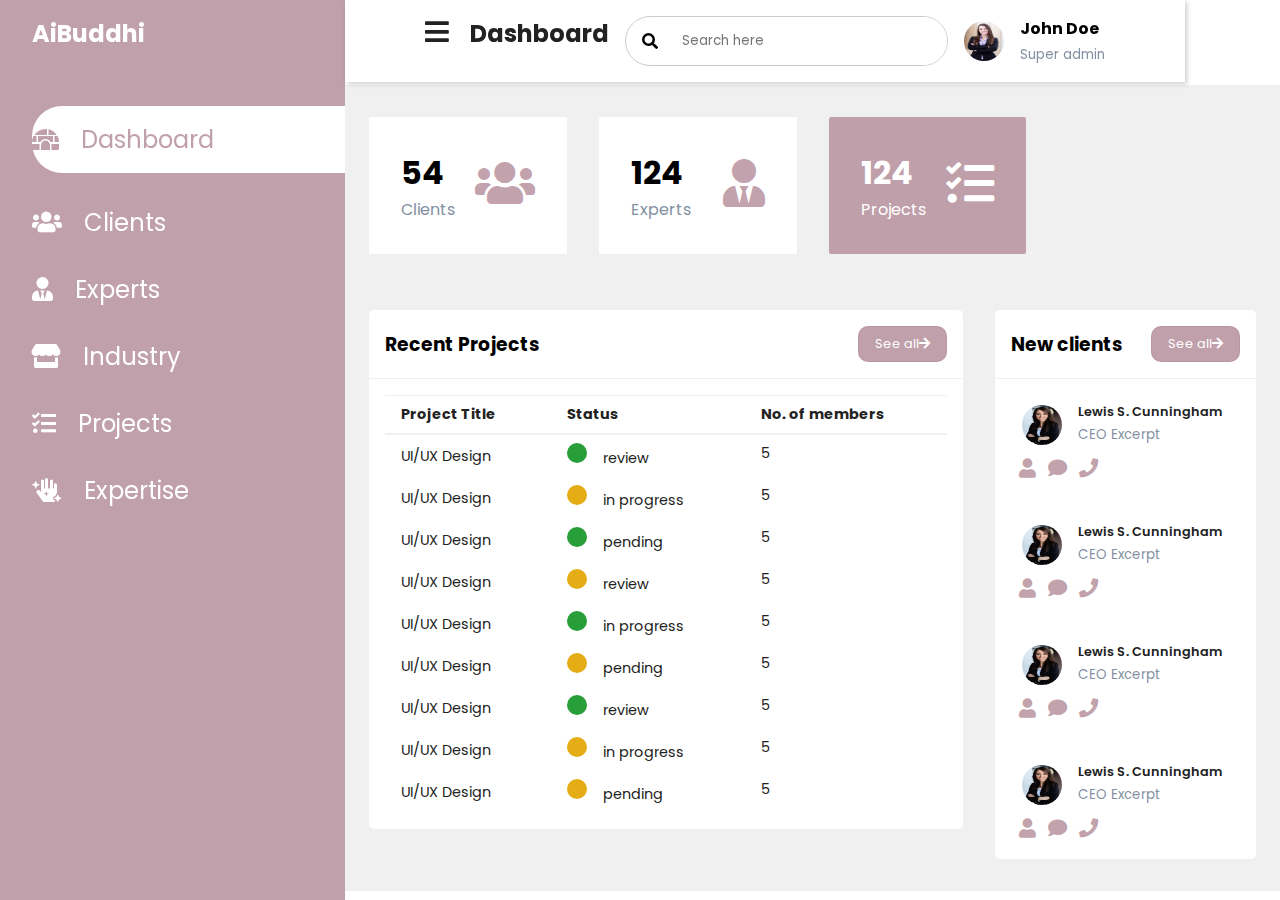
<file: admin.html>
<!DOCTYPE html>
<html>
<head>
<title>AiBuddhi admin</title>
<link rel="stylesheet" href="css/admin.css">
<link rel="stylesheet" href="assets/fontawesome-icons/all.css">
<link rel="stylesheet" href="assets/fonts/font.css">
<link rel="stylesheet" href="https://cdnjs.cloudflare.com/ajax/libs/font-awesome/5.14.0/css/all.min.css">
<meta charset="utf-8">
<meta name="viewport" content="width=device-width,initial-scale=1,maximum-scale=1">
</head>
<body>
    <input type="checkbox" id="nav-toggle">
    <div class="sidebar">
        <div class="sidebar-brand">
            <h2><span>AiBuddhi</span></h2>
        </div>
        <div class="sidebar-menu">
            <ul>
                <li>
                    <a class="active" href="#"><span><i class="fas fa-igloo"></i></span>
                        <span>Dashboard</span></a>
                </li>
                <li>
                    <a href="#"><span><i class="fas fa-users"></i></span>
                        <span>Clients</span></a>
                </li>
                <li>
                    <a href="#"><span><i class="fas fa-user-tie"></i></span>
                        <span>Experts</span></a>
                </li>
                <li>
                    <a href="#"><span><i class="fas fa-store"></i></span>
                        <span>Industry</span></a>
                </li>
                <li>
                    <a href="#"><span><i class="fas fa-tasks"></i></span>
                        <span>Projects</span></a>
                </li>
                
                
                <li>
                    <a href="#"><span><i class="fas fa-hand-sparkles"></i></span>
                        <span>Expertise</span></a>
                </li>
            </ul>
        </div>
    </div>
    <div class="main-content">
        <header>
            <h2>
                <label for="nav-toggle">
                    <span><i class="fas fa-bars"></i></span>
                </label>
                Dashboard
            </h2>
            <div class="search-wrapper">
                <span><i class="fas fa-search"></i></span>
                <input type="search" placeholder="Search here"/>
            </div>
            <div class="user-wrapper">
                <img src="assets/images/p5.jfif" width="40px" height="40px" alt="">
                <div>
                    <h4>John Doe</h4>
                    <small>Super admin</small>
                </div>
            </div>
        </header>
        <main>
            <div class="cards">
                <div class="card-single">
                    <div>
                        <h1>54</h1>
                        <span>Clients</span>
                    </div>
                    <div>
                        <span><i class="fas fa-users"></i></span>
                    </div>
                </div>
                <div class="card-single">
                    <div>
                        <h1>124</h1>
                        <span>Experts</span>
                    </div>
                    <div>
                        <span><i class="fas fa-user-tie"></i></span>
                    </div>
                </div>
                <div class="card-single">
                    <div>
                        <h1>124</h1>
                        <span>Projects</span>
                    </div>
                    <div>
                        <span><i class="fas fa-tasks"></i></span>
                    </div>
                </div>
            </div>
            <div class="recent-grid">
                <div class="projects">
                    <div class="card">
                        <div class="card-header">
                        <h3>Recent Projects</h3>
                        <button>See all<span><i class="fas fa-arrow-right"></i></span></button>
                        </div>
                        <div class="card-body">
                            <div class="table-responsive">
                            <table width="100%">
                                <thead>
                                    <tr>
                                        <td>Project Title</td>
                                        <td>Status</td>
                                        <td>No. of members</td>
                                    </tr>
                                </thead>
                                <tbody>
                                    <tr>
                                        <td>UI/UX Design</td>
                                        <td><span class="status active"></span>review</td>
                                        <td>5</td>
                                    </tr>
                                    <tr>
                                        <td>UI/UX Design</td>
                                        <td><span class="status inactive"></span>in progress</td>
                                        <td>5</td>
                                    </tr>
                                    <tr>
                                        <td>UI/UX Design</td>
                                        <td><span class="status active"></span>pending</td>
                                        <td>5</td>
                                    </tr>
                                    <tr>
                                        <td>UI/UX Design</td>
                                        <td><span class="status inactive"></span>review</td>
                                        <td>5</td>
                                    </tr>
                                    <tr>
                                        <td>UI/UX Design</td>
                                        <td><span class="status active"></span>in progress</td>
                                        <td>5</td>
                                    </tr>
                                    <tr>
                                        <td>UI/UX Design</td>
                                        <td><span class="status inactive"></span>pending</td>
                                        <td>5</td>
                                    </tr>
                                    <tr>
                                        <td>UI/UX Design</td>
                                        <td><span class="status active"></span>review</td>
                                        <td>5</td>
                                    </tr>
                                    <tr>
                                        <td>UI/UX Design</td>
                                        <td><span class="status inactive"></span>in progress</td>
                                        <td>5</td>
                                    </tr>
                                    <tr>
                                        <td>UI/UX Design</td>
                                        <td><span class="status inactive"></span>pending</td>
                                        <td>5</td>
                                    </tr>
                                </tbody>

                            </table>
                        </div>
                        </div>

                    </div>
                </div>
                <div class="customers">
                    <div class="card">
                        <div class="card-header">
                            <h3>New clients</h3>
                            <button> See all<span><i class="fas fa-arrow-right"></i></span></button>
                        </div>
                        <div class="card-body">
                            <div class="customer">
                                <div class="info">
                                <img src="assets/images/p7.jpg" width="40px" height="40px" alt="">
                                <div>
                                    <h4>Lewis S. Cunningham</h4>
                                    <small>CEO Excerpt</small>
                                </div>
                                </div>

                            </div>
                            <div class="contact">
                                <span><i class="fas fa-user"></i></span>
                                <span><i class="fas fa-comment"></i></span>
                                <span><i class="fas fa-phone"></i></span>
                            </div>
                        </div>
                        <div class="card-body">
                            <div class="customer">
                                <div class="info">
                                <img src="assets/images/p7.jpg" width="40px" height="40px" alt="">
                                <div>
                                    <h4>Lewis S. Cunningham</h4>
                                    <small>CEO Excerpt</small>
                                </div>
                            </div>

                            </div>
                            <div class="contact">
                                <span><i class="fas fa-user"></i></span>
                                <span><i class="fas fa-comment"></i></span>
                                <span><i class="fas fa-phone"></i></span>
                            </div>
                        </div>
                        <div class="card-body">
                            <div class="customer">
                                <div class="info">
                                <img src="assets/images/p7.jpg" width="40px" height="40px" alt="">
                                <div>
                                    <h4>Lewis S. Cunningham</h4>
                                    <small>CEO Excerpt</small>
                                </div>
                                </div>

                            </div>
                            <div class="contact">
                                <span><i class="fas fa-user"></i></span>
                                <span><i class="fas fa-comment"></i></span>
                                <span><i class="fas fa-phone"></i></span>
                            </div>
                        </div>
                        <div class="card-body">
                            <div class="customer">
                                <div class="info">
                                <img src="assets/images/p7.jpg" width="40px" height="40px" alt="">
                                <div>
                                    <h4>Lewis S. Cunningham</h4>
                                    <small>CEO Excerpt</small>
                                </div>
                                </div>

                            </div>
                            <div class="contact">
                                <span><i class="fas fa-user"></i></span>
                                <span><i class="fas fa-comment"></i></span>
                                <span><i class="fas fa-phone"></i></span>
                            </div>
                        </div>
                    </div>
                </div>
            </div>
        </main>
    </div>

    
</body>
</html>
</file>
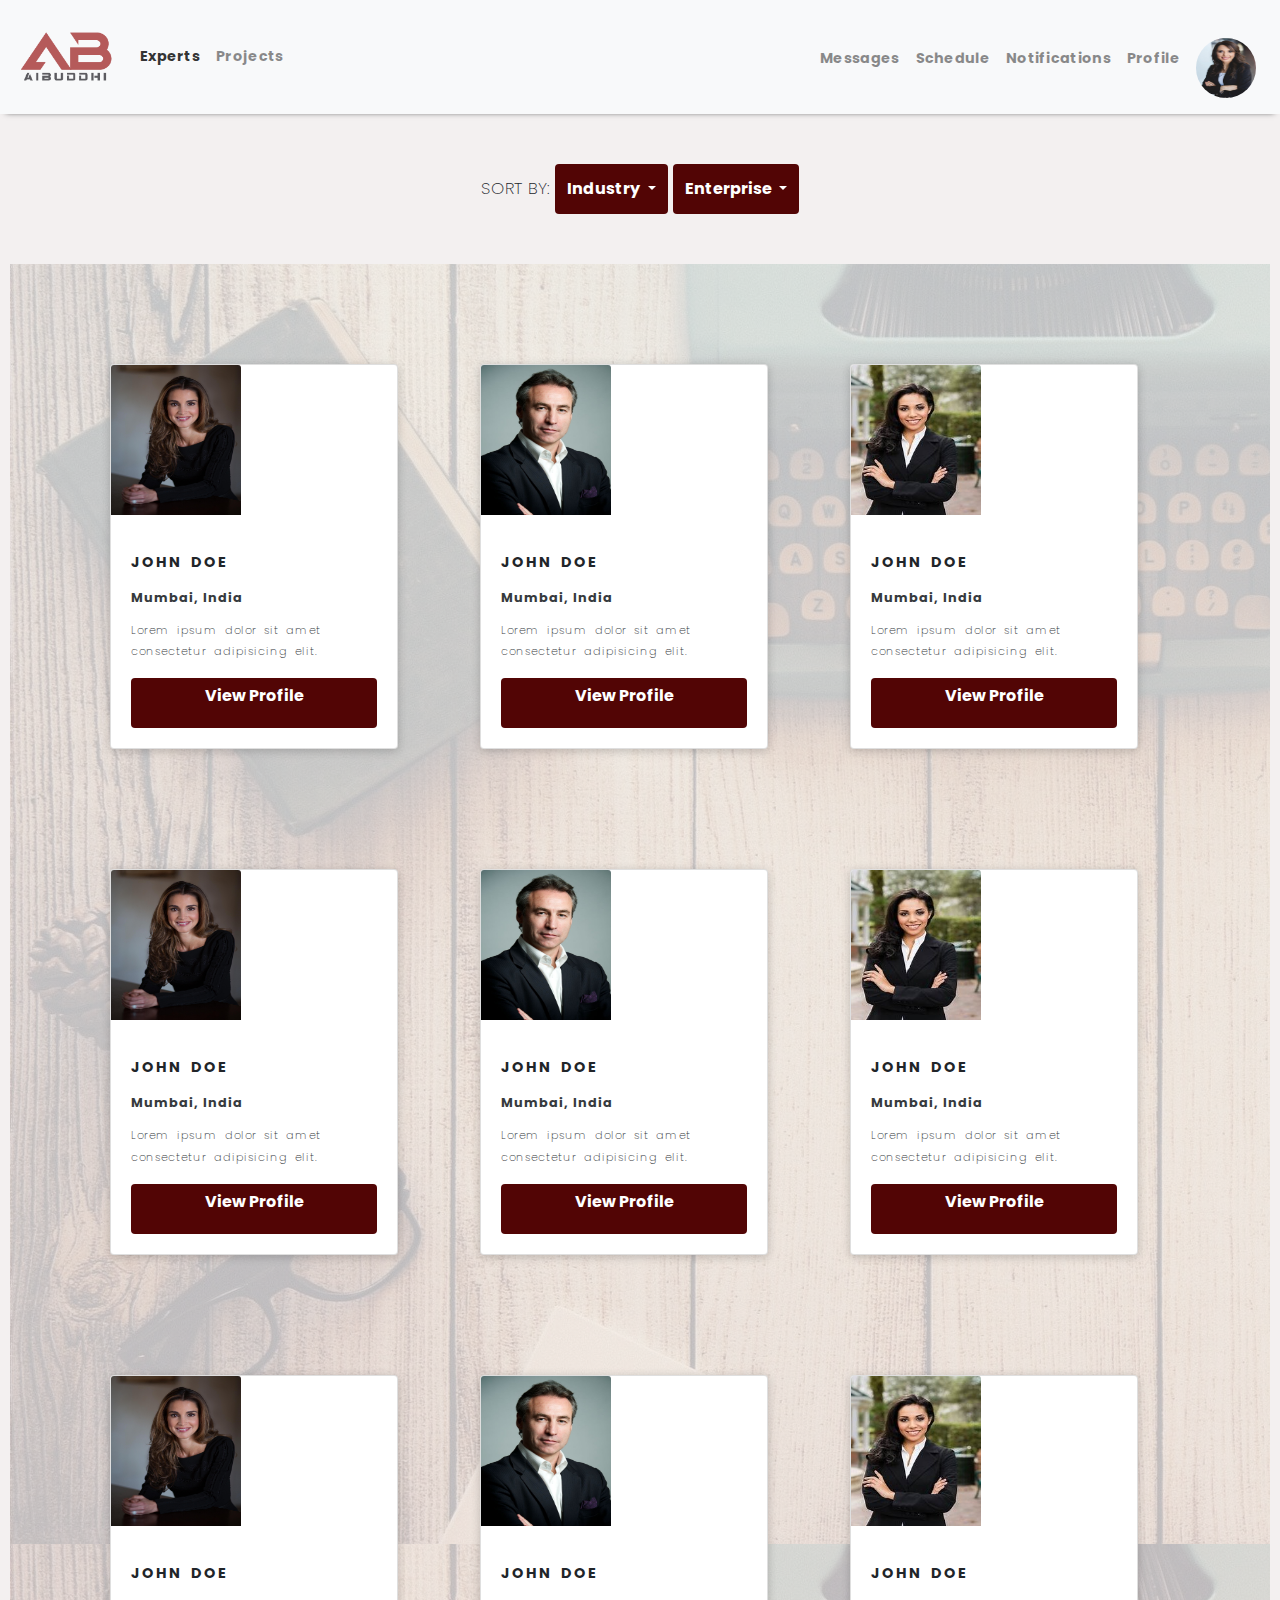
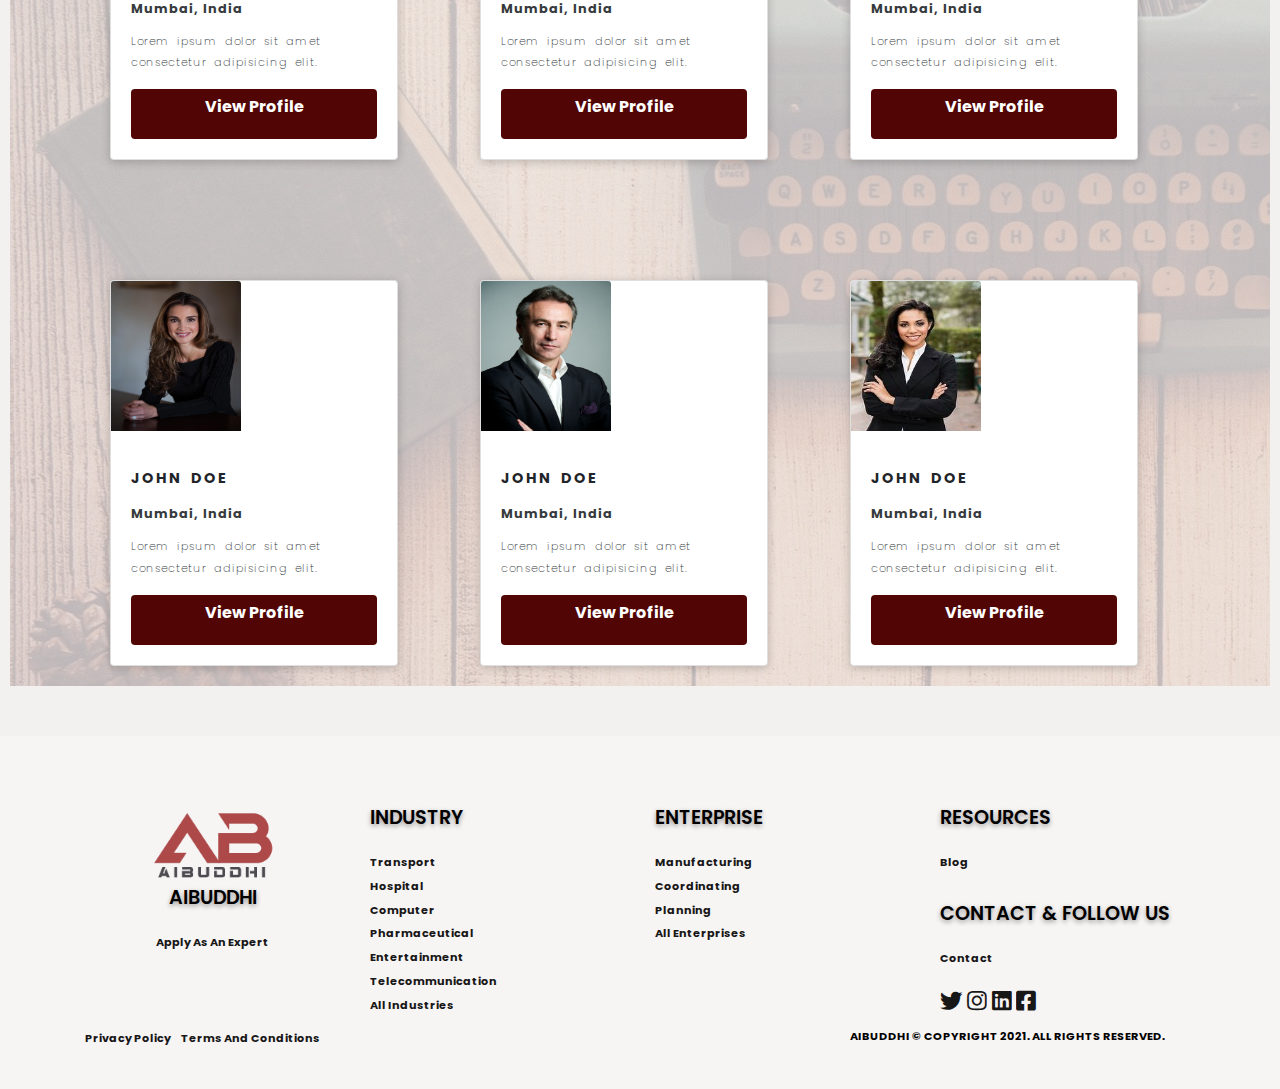
<file: clientpage.html>
<!doctype html>
<html lang="en">
  <head>
  <!--------*CSS files*--------->
  <!--font-awesome-->
  <link rel="stylesheet" href="assets/fontawesome-icons/all.css">
  <link rel="stylesheet" href="assets/fonts/font.css">
  <!--google fonts-->
  <link rel="preconnect" href="https://fonts.gstatic.com">
  <link rel="stylesheet" href="https://cdnjs.cloudflare.com/ajax/libs/font-awesome/5.14.0/css/all.min.css">
  <link href="https://fonts.googleapis.com/css2?family=Poppins:ital,wght@0,400;0,500;0,600;1,600;1,700&display=swap" rel="stylesheet">
  <!--Bootstrap-->
  <link rel="stylesheet" href="https://maxcdn.bootstrapcdn.com/bootstrap/4.5.2/css/bootstrap.min.css">
  <!--Custom Css file-->
  <link rel="stylesheet" href="css/client.css">
  <title></title>
  </head>
  <body>
    <!--BOOTSTRAP Responsive Navbar-->
    <nav class="navbar navbar-expand-lg navbar-light bg-light">
      <a class="navbar-brand" href="#"><img src="assets/images/logo.png"></a>
      <button class="navbar-toggler" type="button" data-toggle="collapse" data-target="#navbarTogglerDemo02" aria-controls="navbarTogglerDemo02" aria-expanded="false" aria-label="Toggle navigation">
        <span class="navbar-toggler-icon"></span>
      </button>
      <div class="collapse navbar-collapse" id="navbarTogglerDemo02">
        <ul class="navbar-nav mr-auto mt-2 mt-lg-0">
          <li class="nav-item active">
            <a class="nav-link" href="#">Experts<span class="sr-only">(current)</span></a>
          </li>
          <li class="nav-item">
            <a class="nav-link" href="#">Projects</a>
          </li>
        </ul>
        <ul class="navbar-nav second-nav ml-auto mt-2 mt-lg-0">
          <li class="nav-item">
            <a class="nav-link" href="#">Messages <span class="sr-only">(current)</span></a>
          </li>
          <li class="nav-item">
            <a class="nav-link" href="#">Schedule</a>
          </li>
          <li class="nav-item">
              <a class="nav-link" href="#">Notifications</a>
            </li>
          <li class="nav-item">
              <a class="nav-link" href="#">Profile</a>
            </li>
            <li class="nav-item d-sm-none d-none d-md-none d-lg-block">
              <a class="nav-link" href="#"><img src="assets/images/p7.jpg"></a>
            </li>     
        </ul>
      </div>
    </nav>
    
   <!--SORT BY SECTION-->
    <section class="sort">
      <div class="container dropdowns text-center text-uppercase">
        Sort By:
        <div class="dropdown btn-group">
          <button class="btn btn-secondary dropdown-toggle" type="button" id="dropdownMenuButton" data-toggle="dropdown" aria-haspopup="true" aria-expanded="false">
            Industry
          </button>
          <div class="dropdown-menu" aria-labelledby="dropdownMenuButton">
            <a class="dropdown-item" href="#"></a>
            <a class="dropdown-item" href="#">Another action</a>
            <a class="dropdown-item" href="#">Something else here</a>
          </div>
        </div>
        <div class="dropdown btn-group">
          <button class="btn btn-secondary dropdown-toggle" type="button" id="dropdownMenuButton" data-toggle="dropdown" aria-haspopup="true" aria-expanded="false">
            Enterprise
          </button>
          <div class="dropdown-menu" aria-labelledby="dropdownMenuButton">
            <a class="dropdown-item" href="#"></a>
            <a class="dropdown-item" href="#">Another action</a>
            <a class="dropdown-item" href="#">Something else here</a>
          </div>
        </div>
      </div>
    </section>

    <!--SUBJECT MATTER EXPERTS SECTION-->
    <section class="sme">
      <div class="container">
      <div class="row mx-auto">
        <div class="col-lg-4 col-md-6 col-12 d-flex">
      <div class="card py-3 py-sm-0">
        <img src="assets/images/p8.jpg" class="card-img-top" alt="...">
        <div class="card-body flex-fill">
          <h5 class="card-title">John Doe</h5>
          <h6 class="card-title">Mumbai, India</h6>
          <p class="card-text">Lorem ipsum dolor sit amet consectetur adipisicing elit.</p>
          <a href="file:///C:/Users/91982/OneDrive/Desktop/Website/sme_profile.html#" class="btn btn-primary">View Profile</a>
        </div>
      </div>
        </div>
        <div class="col-lg-4 col-md-6 col-12 d-flex">
      <div class="card py-3 py-sm-0 my-1">
        <img src="assets/images/p9.jpg" class="card-img-top" alt="...">
        <div class="card-body flex-fill">
          <h5 class="card-title">John Doe</h5>
          <h6 class="card-title">Mumbai, India</h6>
          <p class="card-text">Lorem ipsum dolor sit amet consectetur adipisicing elit. </p>
          <a href="#" class="btn btn-primary">View Profile</a>
        </div>
      </div>
        </div>
      <div class="col-lg-4 col-md-6 col-12 d-flex">
      <div class="card py-3 py-sm-0 my-1">
        <img src="assets/images/p6-2.jfif" class="card-img-top" alt="...">
        <div class="card-body flex-fill">
          <h5 class="card-title">John Doe</h5>
          <h6 class="card-title">Mumbai, India</h6>
          <p class="card-text">Lorem ipsum dolor sit amet consectetur adipisicing elit.</p>
          <a href="#" class="btn btn-primary">View Profile</a>
        </div>
      </div>
      </div>
      </div>
      <div class="row mx-auto">
        <div class="col-lg-4 col-md-6 col-12 d-flex">
      <div class="card py-3 py-sm-0 my-1">
        <img src="assets/images/p8.jpg" class="card-img-top" alt="...">
        <div class="card-body flex-fill">
          <h5 class="card-title">John Doe</h5>
          <h6 class="card-title">Mumbai, India</h6>
          <p class="card-text">Lorem ipsum dolor sit amet consectetur adipisicing elit.</p>
          <a href="#" class="btn btn-primary">View Profile</a>
        </div>
      </div>
        </div>
        <div class="col-lg-4 col-md-6 col-12 d-flex">
      <div class="card py-3 py-sm-0 my-1">
        <img src="assets/images/p9.jpg" class="card-img-top" alt="...">
        <div class="card-body flex-fill">
          <h5 class="card-title">John Doe</h5>
          <h6 class="card-title">Mumbai, India</h6>
          <p class="card-text">Lorem ipsum dolor sit amet consectetur adipisicing elit.</p>
          <a href="#" class="btn btn-primary">View Profile</a>
        </div>
      </div>
        </div>
      <div class="col-lg-4 col-md-6 col-12 d-flex">
      <div class="card py-3 py-sm-0 my-1">
        <img src="assets/images/p6-2.jfif" class="card-img-top" alt="...">
        <div class="card-body flex-fill">
          <h5 class="card-title">John Doe</h5>
          <h6 class="card-title">Mumbai, India</h6>
          <p class="card-text">Lorem ipsum dolor sit amet consectetur adipisicing elit.</p>
          <a href="#" class="btn btn-primary">View Profile</a>
        </div>
      </div>
      </div>
      </div>
      <div class="row mx-auto">
        <div class="col-lg-4 col-md-6 col-12 d-flex">
      <div class="card py-3 py-sm-0 my-1">
        <img src="assets/images/p8.jpg" class="card-img-top" alt="...">
        <div class="card-body flex-fill">
          <h5 class="card-title">John Doe</h5>
          <h6 class="card-title">Mumbai, India</h6>
          <p class="card-text">Lorem ipsum dolor sit amet consectetur adipisicing elit.</p>
          <a href="#" class="btn btn-primary">View Profile</a>
        </div>
      </div>
        </div>
        <div class="col-lg-4 col-md-6 col-12 d-flex">
      <div class="card py-3 py-sm-0 my-1">
        <img src="assets/images/p9.jpg" class="card-img-top" alt="...">
        <div class="card-body flex-fill">
          <h5 class="card-title">John Doe</h5>
          <h6 class="card-title">Mumbai, India</h6>
          <p class="card-text">Lorem ipsum dolor sit amet consectetur adipisicing elit.</p>
          <a href="#" class="btn btn-primary">View Profile</a>
        </div>
      </div>
        </div>
      <div class="col-lg-4 col-md-6 col-12 d-flex">
      <div class="card py-3 py-sm-0 my-1">
        <img src="assets/images/p6-2.jfif" class="card-img-top" alt="...">
        <div class="card-body flex-fill">
          <h5 class="card-title">John Doe</h5>
          <h6 class="card-title">Mumbai, India</h6>
          <p class="card-text">Lorem ipsum dolor sit amet consectetur adipisicing elit.</p>
          <a href="#" class="btn btn-primary">View Profile</a>
        </div>
      </div>
      </div>
      </div>
      <div class="row mx-auto">
        <div class="col-lg-4 col-md-6 col-12 d-flex">
      <div class="card py-3 py-sm-0 my-1">
        <img src="assets/images/p8.jpg" class="card-img-top" alt="...">
        <div class="card-body flex-fill">
          <h5 class="card-title">John Doe</h5>
          <h6 class="card-title">Mumbai, India</h6>
          <p class="card-text">Lorem ipsum dolor sit amet consectetur adipisicing elit.</p>
          <a href="#" class="btn btn-primary">View Profile</a>
        </div>
      </div>
        </div>
        <div class="col-lg-4 col-md-6 col-12 d-flex">
      <div class="card py-3 py-sm-0 my-1">
        <img src="assets/images/p9.jpg" class="card-img-top" alt="...">
        <div class="card-body flex-fill">
          <h5 class="card-title">John Doe</h5>
          <h6 class="card-title">Mumbai, India</h6>
          <p class="card-text">Lorem ipsum dolor sit amet consectetur adipisicing elit.</p>
          <a href="#" class="btn btn-primary">View Profile</a>
        </div>
      </div>
        </div>
      <div class="col-lg-4 col-md-6 col-12 d-flex">
      <div class="card py-3 py-sm-0 my-1">
        <img src="assets/images/p6-2.jfif" class="card-img-top" alt="...">
        <div class="card-body flex-fill">
          <h5 class="card-title">John Doe</h5>
          <h6 class="card-title">Mumbai, India</h6>
          <p class="card-text">Lorem ipsum dolor sit amet consectetur adipisicing elit.</p>
          <a href="#" class="btn btn-primary">View Profile</a>
        </div>
      </div>
      </div>
      </div>
      </div>       
    </section>

    <!--Website Footer-->
    <footer class="footersection">
      <div class="container">
          <div class="row">
              <div class="col-lg-3 col-md-3 col-6 text-center">
                  <div class="logo">
                  <img src="assets/images/logo.png">
                  </div>
                  <div>
                      <h3>AiBuddhi</h3>
                      <li><a href="file:///C:/Users/91982/OneDrive/Desktop/Website/sme_application.html#">Apply as an expert</a></li>
                  </div>
              </div>
              <div class="col-lg-3 col-md-3 col-6">
                  <div>
                      <h3>Industry</h3>
                      <li><a href="#">Transport</a></li>
                      <li><a href="#">Hospital</a></li>
                      <li><a href="#">Computer</a></li>
                      <li><a href="#">Pharmaceutical</a></li>
                      <li><a href="#">Entertainment</a></li>
                      <li><a href="#">Telecommunication</a></li>
                      <li><a href="#">All industries</a></li>
                  </div>
              </div>
              <div class="col-lg-3 col-md-3 col-6">
                  <div>
                      <h3>Enterprise</h3>
                      <li><a href="#">Manufacturing</a></li>
                      <li><a href="#">Coordinating</a></li>
                      <li><a href="#">Planning</a></li>
                      <li><a href="#">All enterprises</a></li>
                  </div>
              </div>
              <div class="col-lg-3 col-md-3 col-6">
                  <div>
                      <h3>Resources</h3>
                      <li><a href="#">Blog</a></li>
                  </div>
                  <div class="mt-4">
                      <h3>Contact & follow us</h3>
                      <li class="mb-3"><a href="#">Contact</a></li>
                      <ul class="social-icons">                            
                          <li class="social-icons"><a href="#"><i class="fab fa-twitter fa-2x"></i></a></li>
                          <li class="social-icons"><a href="#"><i class="fab fa-instagram fa-2x"></i></a></li>
                          <li class="social-icons"><a href="#"><i class="fab fa-linkedin fa-2x"></i></a></li>
                          <li class="social-icons"><a href="#"><i class="fab fa-facebook-square fa-2x"></i></a></li>
                  </ul>
                  </div>
              </div>
              </div>
              <div class="credits row">
                  <div class="col-lg-5 col-md-5 col-5">
                      <div class="social-links">
                          <li><a href="#">Privacy Policy</a></li>
                          <li><a href="#">Terms and Conditions</a></li>
                          
                      </div>
                  </div>
                  
                  <div class="col-lg-7 col-md-7 col-7 text-center float-right">
                      <div>
                          <h4>AiBuddhi © COPYRIGHT 2021. ALL RIGHTS RESERVED.</h4>
                      </div>
                  </div>
                  
                  </div>
              </div>  
          </div>
  </footer> 
  
   <!--JavaScript files-->
    <script src="https://ajax.googleapis.com/ajax/libs/jquery/3.5.1/jquery.min.js"></script>
    <script src="https://cdnjs.cloudflare.com/ajax/libs/popper.js/1.16.0/umd/popper.min.js"></script>
    <script src="https://maxcdn.bootstrapcdn.com/bootstrap/4.5.2/js/bootstrap.min.js"></script>
</body>
</html>
</file>
<file: css/admin.css>
@import url('https://fonts.googleapis.com/css2?family=Poppins:whht@300;400;500;600&display=swap');

:root{
    --main-color:#b995a2e5;
    --color-dark:#1D2231;
    --text-grey:#8390A2;
}
*{
    padding:0;
    margin:0;
    box-sizing:border-box;
    list-style-type:none;
    text-decoration: none;
    font-family: 'Poppins';
}
.sidebar
{
    width:345px;
    position:fixed;
    left:0;
    top:0;
    height:100%;
    background:var(--main-color);
    z-index: 100;
    transition:width 300ms;
}
.sidebar-brand img{
    
    width:80px;
    height:60px;
    border-radius:30px;
}
.sidebar-brand h2
{
    padding-bottom:2rem;
}
.sidebar-brand{
    height:90px;
    padding:1rem 0rem 1rem 2rem;
    color:#fff;
}
.sidebar-brand span{
    display: inline-block;
    padding-right: 1rem;
}
.sidebar-menu
{
    margin-top: 1rem;
}

.sidebar-menu li{
    width:100%;
    margin-bottom:2rem;
    padding-left: 2rem;
}
.sidebar-menu a
{
 display:block;
 color:#fff;
 font-size: 1.5rem;
}
.sidebar-menu a.active{

    background:#fff;
    padding-top: 1rem;
    padding-bottom:1rem;
    color:var(--main-color);
    border-radius:30px 0px 0px 30px;
}
.sidebar-menu a span:first-child
{
    font-size:1.5 rem;
    padding-right: 1rem;
}

.main-content{
    margin-left:345px;
    transition:margin-left 300ms;
}
header{
    background:#fff;
    display: flex;
    justify-content: space-between;
    padding:1rem 5rem;
    
    box-shadow:2px 2px 5px rgba(0,0,0,0.2);
    position: fixed;
    left:345px;
    width:calc(100% -345px);
    top:0;
    z-index:100;
    transition:left 300ms;
   

}
header h2{
    color:#222;
}
header label i
{
    font-size:1.7rem;
    padding-right: 1rem;
}
.search-wrapper{
    border:1px solid #ccc;
    border-radius:30px;
    height:50px;
    display:flex;
    align-items:center;
    overflow-x:hidden;
    margin:0 1rem;
}
.search-wrapper input{
    height:100%;
    padding:.5rem;
    border:none;
    outline:none;
}
.search-wrapper span{
    display:inline-block;
    padding:0rem 1rem;
    font-size:1.5 rem;
}
.user-wrapper{
    display: flex;
    align-items:center;
}
.user-wrapper img{
    border-radius:50%;
    margin-right: 1rem;
}
.user-wrapper small{
    display:inline-block;
    color:var(--text-grey);
}
main{
    margin-top: 85px;
    padding:2rem 1.5rem;
    background:#f0f0f0;
    min-height: calc(100vh -90px);
}
.cards{
    display: grid;
    grid-template-columns: repeat(4,1fr);
    grid-gap:2rem;
}
.card-single{
    display:flex;
    justify-content: space-between;
    background:#fff;
    padding:2rem;
    border-radius:2px;
}
.card-single div:last-child span{
    
    color:var(--main-color);
    font-size: 3rem;

}
.card-single div:first-child span{
    color:var(--text-grey);
}
.card-single:last-child{
    background:var(--main-color);
}
.card-single:last-child h1,
.card-single:last-child div:first-child span,
.card-single:last-child div:last-child span{
    color:#fff;
}
.recent-grid{
    margin-top: 3.5rem;
    display:grid;
    grid-gap:2rem;
    grid-template-columns: 67% auto;
}
.card{
    background: #fff;
    border-radius: 5px;

}
.card-header,
.card-body{
padding:1rem;
}
.card-header{
    display: flex;
    justify-content: space-between;
    align-items: center;
    border-bottom:1px solid #f0f0f0;
}
.card-header button{
    background:var(--main-color);
    border-radius: 10px;
    color:#fff;
    font-size: .8rem;
    padding:.5rem 1rem;
    border:1px solid var(--main-color);
}
table{
    border-collapse: collapse;
}
thead tr{
    border-top:1px solid #f0f0f0;
    border-bottom:2px solid #f0f0f0;
}
thead td{
    font-weight:700;
}
td{
    padding:.5rem 1rem;
    font-size:.9rem;
    color:#222;

}
tr td:last-child{
    display:flex;
    align-items:center;
}
td .status{
    height:20px;
    width:20px;
    border-radius:50%;
    margin-right:1rem;
    display: inline-block;

    
}
.status.active{
    background:rgb(40, 158, 56);
}
.status.inactive{
    background:rgb(228, 173, 21);
}

tr td:last-child{
    display:flex;
    align-items: center;
}
.table-responsive{
    overflow-x: auto;
    width:100%
}
.customer{
    display:flex;
    justify-content:space-between;
    align-items: center;
    padding:.5rem .7rem;
}
.info{
    display: flex;
    align-items: center;
}
.info img{
    border-radius:50%;
    margin-right:1rem;
}
.info h4{
    font-size: .8rem;
    font-weight:600;
    color:#222;

}
.info small{
    font: weight 600px;color:var(--text-grey);
}
.contact span{
    font-size:1.2rem;
    display:inline-block;
    margin-left:.5rem;
    color:var(--main-color);
}
#nav-toggle
{
    display: none;
}
#nav-toggle:checked +.sidebar
{
    width:70px;
}
#nav-toggle:checked ~ .main-content
{
    margin-left:70px;
}
#nav-toggle:checked ~ .main-content header
{
    width:calc(100% -70px);
    left:70px;
}
#nav-toggle:checked +.sidebar .sidebar-brand,
#nav-toggle:checked +.sidebar li{
    padding-left: 1rem;
    text-align:center;
}

#nav-toggle:checked +.sidebar li a{
    padding-left: 0rem;
}

#nav-toggle:checked +.sidebar .sidebar-brand h2 span:last-child,
#nav-toggle:checked +.sidebar li a span:last-child
{
    display:none;
}
@media only screen and (max-width:1200px){
    
    .sidebar{
        width:70px;
    }
    .sidebar .sidebar-brand,
    .sidebar li{
    padding-left: 1rem;
    text-align:center;
    }
.sidebar li a{
    padding-left: 0rem;
}
.sidebar .sidebar-brand h2 span:last-child,
.sidebar li a span:last-child
{
    display:none;
}
.main-content
{
    margin-left:70px;
}
.main-content header
{
    width:calc(100% -70px);
    left:70px;
}
.sidebar:hover{
    width:345px;
    z-index:200;
}
.sidebar:hover .sidebar-brand,
.sidebar:hover li{
padding-left: 2rem;
text-align:left;
}
.sidebar:hover li a{
padding-left: 1rem;
}
.sidebar:hover .sidebar-brand h2 span:last-child,
.sidebar:hover li a span:last-child
{
display:inline;
}

}

@media only screen and (max-width:960px){
    .cards{
        grid-template-columns: repeat(3,1fr);
    }
    .recent-grid{
        grid-template-columns:60% 40%;
    }
}

@media only screen and (max-width:768px){
    .cards{
        grid-template-columns: repeat(2,1fr);
    }
    .recent-grid{
        grid-template-columns:100%;
    }

    .search-wrapper{
        display:none;
    }
    .sidebar{
        left:-100% !important;
    }
    .header h2{
        font-size:1.1rem;
    }
    
    header h2 label{
        display:inline-block;
        background:var(--main-color);
        padding-right: 0rem;
        margin-right: 1rem;
        height: 40px;
        width:40px;
        border-radius: 50%;
        color:#fff;
        display:flex;
        align-items: center;
        justify-content: center !important;
    }
    header h2 i{
        text-align:center;
        padding-right:0rem !important;
        
    }
    .main-content{
        width:100%;
        margin-left:0rem;
    }
    header{
        width:100% !important;
        left:0 !important;
    }
    #nav-toggle:checked + .sidebar{
        left:0 !important;
        z-index:100;
        width:345px;
    }
    
    #nav-toggle:checked+ .sidebar .sidebar-brand,
    #nav-toggle:checked+ .sidebar li{
    padding-left: 2rem;
    text-align:left;
    }
    #nav-toggle:checked + .sidebar li a{
    padding-left: 1rem;
    }
    #nav-toggle:checked + .sidebar .sidebar-brand h2 span:last-child,
    #nav-toggle:checked + .sidebar li a span:last-child
    {
    display:inline;
    }
    #nav-toggle:checked ~ .main-content{
        margin-left: 0rem !important;
    }
}


@media only screen and (max-width:560px){
    .cards{
        grid-template-columns:100%;
    }
}
</file>
<file: assets/fonts/font.css>
/* latin-ext */
@font-face {
  font-family: 'Kaushan Script';
  font-style: normal;
  font-weight: 400;
  font-display: swap;
  src: url(https://fonts.gstatic.com/s/kaushanscript/v9/vm8vdRfvXFLG3OLnsO15WYS5DG72wNJHMw.woff2) format('woff2');
  unicode-range: U+0100-024F, U+0259, U+1E00-1EFF, U+2020, U+20A0-20AB, U+20AD-20CF, U+2113, U+2C60-2C7F, U+A720-A7FF;
}
/* latin */
@font-face {
  font-family: 'Kaushan Script';
  font-style: normal;
  font-weight: 400;
  font-display: swap;
  src: url(https://fonts.gstatic.com/s/kaushanscript/v9/vm8vdRfvXFLG3OLnsO15WYS5DG74wNI.woff2) format('woff2');
  unicode-range: U+0000-00FF, U+0131, U+0152-0153, U+02BB-02BC, U+02C6, U+02DA, U+02DC, U+2000-206F, U+2074, U+20AC, U+2122, U+2191, U+2193, U+2212, U+2215, U+FEFF, U+FFFD;
}
/* vietnamese */
@font-face {
  font-family: 'Libre Franklin';
  font-style: italic;
  font-weight: 300;
  font-display: swap;
  src: url(https://fonts.gstatic.com/s/librefranklin/v7/jizBREVItHgc8qDIbSTKq4XkRiUa6zoTjmbI.woff2) format('woff2');
  unicode-range: U+0102-0103, U+0110-0111, U+0128-0129, U+0168-0169, U+01A0-01A1, U+01AF-01B0, U+1EA0-1EF9, U+20AB;
}
/* latin-ext */
@font-face {
  font-family: 'Libre Franklin';
  font-style: italic;
  font-weight: 300;
  font-display: swap;
  src: url(https://fonts.gstatic.com/s/librefranklin/v7/jizBREVItHgc8qDIbSTKq4XkRiUa6zsTjmbI.woff2) format('woff2');
  unicode-range: U+0100-024F, U+0259, U+1E00-1EFF, U+2020, U+20A0-20AB, U+20AD-20CF, U+2113, U+2C60-2C7F, U+A720-A7FF;
}
/* latin */
@font-face {
  font-family: 'Libre Franklin';
  font-style: italic;
  font-weight: 300;
  font-display: swap;
  src: url(https://fonts.gstatic.com/s/librefranklin/v7/jizBREVItHgc8qDIbSTKq4XkRiUa6zUTjg.woff2) format('woff2');
  unicode-range: U+0000-00FF, U+0131, U+0152-0153, U+02BB-02BC, U+02C6, U+02DA, U+02DC, U+2000-206F, U+2074, U+20AC, U+2122, U+2191, U+2193, U+2212, U+2215, U+FEFF, U+FFFD;
}
/* vietnamese */
@font-face {
  font-family: 'Libre Franklin';
  font-style: italic;
  font-weight: 400;
  font-display: swap;
  src: url(https://fonts.gstatic.com/s/librefranklin/v7/jizBREVItHgc8qDIbSTKq4XkRiUa6zoTjmbI.woff2) format('woff2');
  unicode-range: U+0102-0103, U+0110-0111, U+0128-0129, U+0168-0169, U+01A0-01A1, U+01AF-01B0, U+1EA0-1EF9, U+20AB;
}
/* latin-ext */
@font-face {
  font-family: 'Libre Franklin';
  font-style: italic;
  font-weight: 400;
  font-display: swap;
  src: url(https://fonts.gstatic.com/s/librefranklin/v7/jizBREVItHgc8qDIbSTKq4XkRiUa6zsTjmbI.woff2) format('woff2');
  unicode-range: U+0100-024F, U+0259, U+1E00-1EFF, U+2020, U+20A0-20AB, U+20AD-20CF, U+2113, U+2C60-2C7F, U+A720-A7FF;
}
/* latin */
@font-face {
  font-family: 'Libre Franklin';
  font-style: italic;
  font-weight: 400;
  font-display: swap;
  src: url(https://fonts.gstatic.com/s/librefranklin/v7/jizBREVItHgc8qDIbSTKq4XkRiUa6zUTjg.woff2) format('woff2');
  unicode-range: U+0000-00FF, U+0131, U+0152-0153, U+02BB-02BC, U+02C6, U+02DA, U+02DC, U+2000-206F, U+2074, U+20AC, U+2122, U+2191, U+2193, U+2212, U+2215, U+FEFF, U+FFFD;
}
/* vietnamese */
@font-face {
  font-family: 'Libre Franklin';
  font-style: italic;
  font-weight: 500;
  font-display: swap;
  src: url(https://fonts.gstatic.com/s/librefranklin/v7/jizBREVItHgc8qDIbSTKq4XkRiUa6zoTjmbI.woff2) format('woff2');
  unicode-range: U+0102-0103, U+0110-0111, U+0128-0129, U+0168-0169, U+01A0-01A1, U+01AF-01B0, U+1EA0-1EF9, U+20AB;
}
/* latin-ext */
@font-face {
  font-family: 'Libre Franklin';
  font-style: italic;
  font-weight: 500;
  font-display: swap;
  src: url(https://fonts.gstatic.com/s/librefranklin/v7/jizBREVItHgc8qDIbSTKq4XkRiUa6zsTjmbI.woff2) format('woff2');
  unicode-range: U+0100-024F, U+0259, U+1E00-1EFF, U+2020, U+20A0-20AB, U+20AD-20CF, U+2113, U+2C60-2C7F, U+A720-A7FF;
}
/* latin */
@font-face {
  font-family: 'Libre Franklin';
  font-style: italic;
  font-weight: 500;
  font-display: swap;
  src: url(https://fonts.gstatic.com/s/librefranklin/v7/jizBREVItHgc8qDIbSTKq4XkRiUa6zUTjg.woff2) format('woff2');
  unicode-range: U+0000-00FF, U+0131, U+0152-0153, U+02BB-02BC, U+02C6, U+02DA, U+02DC, U+2000-206F, U+2074, U+20AC, U+2122, U+2191, U+2193, U+2212, U+2215, U+FEFF, U+FFFD;
}
/* vietnamese */
@font-face {
  font-family: 'Libre Franklin';
  font-style: italic;
  font-weight: 600;
  font-display: swap;
  src: url(https://fonts.gstatic.com/s/librefranklin/v7/jizBREVItHgc8qDIbSTKq4XkRiUa6zoTjmbI.woff2) format('woff2');
  unicode-range: U+0102-0103, U+0110-0111, U+0128-0129, U+0168-0169, U+01A0-01A1, U+01AF-01B0, U+1EA0-1EF9, U+20AB;
}
/* latin-ext */
@font-face {
  font-family: 'Libre Franklin';
  font-style: italic;
  font-weight: 600;
  font-display: swap;
  src: url(https://fonts.gstatic.com/s/librefranklin/v7/jizBREVItHgc8qDIbSTKq4XkRiUa6zsTjmbI.woff2) format('woff2');
  unicode-range: U+0100-024F, U+0259, U+1E00-1EFF, U+2020, U+20A0-20AB, U+20AD-20CF, U+2113, U+2C60-2C7F, U+A720-A7FF;
}
/* latin */
@font-face {
  font-family: 'Libre Franklin';
  font-style: italic;
  font-weight: 600;
  font-display: swap;
  src: url(https://fonts.gstatic.com/s/librefranklin/v7/jizBREVItHgc8qDIbSTKq4XkRiUa6zUTjg.woff2) format('woff2');
  unicode-range: U+0000-00FF, U+0131, U+0152-0153, U+02BB-02BC, U+02C6, U+02DA, U+02DC, U+2000-206F, U+2074, U+20AC, U+2122, U+2191, U+2193, U+2212, U+2215, U+FEFF, U+FFFD;
}
/* vietnamese */
@font-face {
  font-family: 'Libre Franklin';
  font-style: italic;
  font-weight: 700;
  font-display: swap;
  src: url(https://fonts.gstatic.com/s/librefranklin/v7/jizBREVItHgc8qDIbSTKq4XkRiUa6zoTjmbI.woff2) format('woff2');
  unicode-range: U+0102-0103, U+0110-0111, U+0128-0129, U+0168-0169, U+01A0-01A1, U+01AF-01B0, U+1EA0-1EF9, U+20AB;
}
/* latin-ext */
@font-face {
  font-family: 'Libre Franklin';
  font-style: italic;
  font-weight: 700;
  font-display: swap;
  src: url(https://fonts.gstatic.com/s/librefranklin/v7/jizBREVItHgc8qDIbSTKq4XkRiUa6zsTjmbI.woff2) format('woff2');
  unicode-range: U+0100-024F, U+0259, U+1E00-1EFF, U+2020, U+20A0-20AB, U+20AD-20CF, U+2113, U+2C60-2C7F, U+A720-A7FF;
}
/* latin */
@font-face {
  font-family: 'Libre Franklin';
  font-style: italic;
  font-weight: 700;
  font-display: swap;
  src: url(https://fonts.gstatic.com/s/librefranklin/v7/jizBREVItHgc8qDIbSTKq4XkRiUa6zUTjg.woff2) format('woff2');
  unicode-range: U+0000-00FF, U+0131, U+0152-0153, U+02BB-02BC, U+02C6, U+02DA, U+02DC, U+2000-206F, U+2074, U+20AC, U+2122, U+2191, U+2193, U+2212, U+2215, U+FEFF, U+FFFD;
}
/* vietnamese */
@font-face {
  font-family: 'Libre Franklin';
  font-style: italic;
  font-weight: 800;
  font-display: swap;
  src: url(https://fonts.gstatic.com/s/librefranklin/v7/jizBREVItHgc8qDIbSTKq4XkRiUa6zoTjmbI.woff2) format('woff2');
  unicode-range: U+0102-0103, U+0110-0111, U+0128-0129, U+0168-0169, U+01A0-01A1, U+01AF-01B0, U+1EA0-1EF9, U+20AB;
}
/* latin-ext */
@font-face {
  font-family: 'Libre Franklin';
  font-style: italic;
  font-weight: 800;
  font-display: swap;
  src: url(https://fonts.gstatic.com/s/librefranklin/v7/jizBREVItHgc8qDIbSTKq4XkRiUa6zsTjmbI.woff2) format('woff2');
  unicode-range: U+0100-024F, U+0259, U+1E00-1EFF, U+2020, U+20A0-20AB, U+20AD-20CF, U+2113, U+2C60-2C7F, U+A720-A7FF;
}
/* latin */
@font-face {
  font-family: 'Libre Franklin';
  font-style: italic;
  font-weight: 800;
  font-display: swap;
  src: url(https://fonts.gstatic.com/s/librefranklin/v7/jizBREVItHgc8qDIbSTKq4XkRiUa6zUTjg.woff2) format('woff2');
  unicode-range: U+0000-00FF, U+0131, U+0152-0153, U+02BB-02BC, U+02C6, U+02DA, U+02DC, U+2000-206F, U+2074, U+20AC, U+2122, U+2191, U+2193, U+2212, U+2215, U+FEFF, U+FFFD;
}
/* vietnamese */
@font-face {
  font-family: 'Libre Franklin';
  font-style: normal;
  font-weight: 300;
  font-display: swap;
  src: url(https://fonts.gstatic.com/s/librefranklin/v7/jizDREVItHgc8qDIbSTKq4XkRiUQ2zcLig.woff2) format('woff2');
  unicode-range: U+0102-0103, U+0110-0111, U+0128-0129, U+0168-0169, U+01A0-01A1, U+01AF-01B0, U+1EA0-1EF9, U+20AB;
}
/* latin-ext */
@font-face {
  font-family: 'Libre Franklin';
  font-style: normal;
  font-weight: 300;
  font-display: swap;
  src: url(https://fonts.gstatic.com/s/librefranklin/v7/jizDREVItHgc8qDIbSTKq4XkRiUR2zcLig.woff2) format('woff2');
  unicode-range: U+0100-024F, U+0259, U+1E00-1EFF, U+2020, U+20A0-20AB, U+20AD-20CF, U+2113, U+2C60-2C7F, U+A720-A7FF;
}
/* latin */
@font-face {
  font-family: 'Libre Franklin';
  font-style: normal;
  font-weight: 300;
  font-display: swap;
  src: url(https://fonts.gstatic.com/s/librefranklin/v7/jizDREVItHgc8qDIbSTKq4XkRiUf2zc.woff2) format('woff2');
  unicode-range: U+0000-00FF, U+0131, U+0152-0153, U+02BB-02BC, U+02C6, U+02DA, U+02DC, U+2000-206F, U+2074, U+20AC, U+2122, U+2191, U+2193, U+2212, U+2215, U+FEFF, U+FFFD;
}
/* vietnamese */
@font-face {
  font-family: 'Libre Franklin';
  font-style: normal;
  font-weight: 600;
  font-display: swap;
  src: url(https://fonts.gstatic.com/s/librefranklin/v7/jizDREVItHgc8qDIbSTKq4XkRiUQ2zcLig.woff2) format('woff2');
  unicode-range: U+0102-0103, U+0110-0111, U+0128-0129, U+0168-0169, U+01A0-01A1, U+01AF-01B0, U+1EA0-1EF9, U+20AB;
}
/* latin-ext */
@font-face {
  font-family: 'Libre Franklin';
  font-style: normal;
  font-weight: 600;
  font-display: swap;
  src: url(https://fonts.gstatic.com/s/librefranklin/v7/jizDREVItHgc8qDIbSTKq4XkRiUR2zcLig.woff2) format('woff2');
  unicode-range: U+0100-024F, U+0259, U+1E00-1EFF, U+2020, U+20A0-20AB, U+20AD-20CF, U+2113, U+2C60-2C7F, U+A720-A7FF;
}
/* latin */
@font-face {
  font-family: 'Libre Franklin';
  font-style: normal;
  font-weight: 600;
  font-display: swap;
  src: url(https://fonts.gstatic.com/s/librefranklin/v7/jizDREVItHgc8qDIbSTKq4XkRiUf2zc.woff2) format('woff2');
  unicode-range: U+0000-00FF, U+0131, U+0152-0153, U+02BB-02BC, U+02C6, U+02DA, U+02DC, U+2000-206F, U+2074, U+20AC, U+2122, U+2191, U+2193, U+2212, U+2215, U+FEFF, U+FFFD;
}
/* vietnamese */
@font-face {
  font-family: 'Libre Franklin';
  font-style: normal;
  font-weight: 800;
  font-display: swap;
  src: url(https://fonts.gstatic.com/s/librefranklin/v7/jizDREVItHgc8qDIbSTKq4XkRiUQ2zcLig.woff2) format('woff2');
  unicode-range: U+0102-0103, U+0110-0111, U+0128-0129, U+0168-0169, U+01A0-01A1, U+01AF-01B0, U+1EA0-1EF9, U+20AB;
}
/* latin-ext */
@font-face {
  font-family: 'Libre Franklin';
  font-style: normal;
  font-weight: 800;
  font-display: swap;
  src: url(https://fonts.gstatic.com/s/librefranklin/v7/jizDREVItHgc8qDIbSTKq4XkRiUR2zcLig.woff2) format('woff2');
  unicode-range: U+0100-024F, U+0259, U+1E00-1EFF, U+2020, U+20A0-20AB, U+20AD-20CF, U+2113, U+2C60-2C7F, U+A720-A7FF;
}
/* latin */
@font-face {
  font-family: 'Libre Franklin';
  font-style: normal;
  font-weight: 800;
  font-display: swap;
  src: url(https://fonts.gstatic.com/s/librefranklin/v7/jizDREVItHgc8qDIbSTKq4XkRiUf2zc.woff2) format('woff2');
  unicode-range: U+0000-00FF, U+0131, U+0152-0153, U+02BB-02BC, U+02C6, U+02DA, U+02DC, U+2000-206F, U+2074, U+20AC, U+2122, U+2191, U+2193, U+2212, U+2215, U+FEFF, U+FFFD;
}
/* vietnamese */
@font-face {
  font-family: 'Libre Franklin';
  font-style: normal;
  font-weight: 900;
  font-display: swap;
  src: url(https://fonts.gstatic.com/s/librefranklin/v7/jizDREVItHgc8qDIbSTKq4XkRiUQ2zcLig.woff2) format('woff2');
  unicode-range: U+0102-0103, U+0110-0111, U+0128-0129, U+0168-0169, U+01A0-01A1, U+01AF-01B0, U+1EA0-1EF9, U+20AB;
}
/* latin-ext */
@font-face {
  font-family: 'Libre Franklin';
  font-style: normal;
  font-weight: 900;
  font-display: swap;
  src: url(https://fonts.gstatic.com/s/librefranklin/v7/jizDREVItHgc8qDIbSTKq4XkRiUR2zcLig.woff2) format('woff2');
  unicode-range: U+0100-024F, U+0259, U+1E00-1EFF, U+2020, U+20A0-20AB, U+20AD-20CF, U+2113, U+2C60-2C7F, U+A720-A7FF;
}
/* latin */
@font-face {
  font-family: 'Libre Franklin';
  font-style: normal;
  font-weight: 900;
  font-display: swap;
  src: url(https://fonts.gstatic.com/s/librefranklin/v7/jizDREVItHgc8qDIbSTKq4XkRiUf2zc.woff2) format('woff2');
  unicode-range: U+0000-00FF, U+0131, U+0152-0153, U+02BB-02BC, U+02C6, U+02DA, U+02DC, U+2000-206F, U+2074, U+20AC, U+2122, U+2191, U+2193, U+2212, U+2215, U+FEFF, U+FFFD;
}
/* cyrillic-ext */
@font-face {
  font-family: 'Roboto';
  font-style: italic;
  font-weight: 300;
  font-display: swap;
  src: url(https://fonts.gstatic.com/s/roboto/v20/KFOjCnqEu92Fr1Mu51TjASc3CsTKlA.woff2) format('woff2');
  unicode-range: U+0460-052F, U+1C80-1C88, U+20B4, U+2DE0-2DFF, U+A640-A69F, U+FE2E-FE2F;
}
/* cyrillic */
@font-face {
  font-family: 'Roboto';
  font-style: italic;
  font-weight: 300;
  font-display: swap;
  src: url(https://fonts.gstatic.com/s/roboto/v20/KFOjCnqEu92Fr1Mu51TjASc-CsTKlA.woff2) format('woff2');
  unicode-range: U+0400-045F, U+0490-0491, U+04B0-04B1, U+2116;
}
/* greek-ext */
@font-face {
  font-family: 'Roboto';
  font-style: italic;
  font-weight: 300;
  font-display: swap;
  src: url(https://fonts.gstatic.com/s/roboto/v20/KFOjCnqEu92Fr1Mu51TjASc2CsTKlA.woff2) format('woff2');
  unicode-range: U+1F00-1FFF;
}
/* greek */
@font-face {
  font-family: 'Roboto';
  font-style: italic;
  font-weight: 300;
  font-display: swap;
  src: url(https://fonts.gstatic.com/s/roboto/v20/KFOjCnqEu92Fr1Mu51TjASc5CsTKlA.woff2) format('woff2');
  unicode-range: U+0370-03FF;
}
/* vietnamese */
@font-face {
  font-family: 'Roboto';
  font-style: italic;
  font-weight: 300;
  font-display: swap;
  src: url(https://fonts.gstatic.com/s/roboto/v20/KFOjCnqEu92Fr1Mu51TjASc1CsTKlA.woff2) format('woff2');
  unicode-range: U+0102-0103, U+0110-0111, U+0128-0129, U+0168-0169, U+01A0-01A1, U+01AF-01B0, U+1EA0-1EF9, U+20AB;
}
/* latin-ext */
@font-face {
  font-family: 'Roboto';
  font-style: italic;
  font-weight: 300;
  font-display: swap;
  src: url(https://fonts.gstatic.com/s/roboto/v20/KFOjCnqEu92Fr1Mu51TjASc0CsTKlA.woff2) format('woff2');
  unicode-range: U+0100-024F, U+0259, U+1E00-1EFF, U+2020, U+20A0-20AB, U+20AD-20CF, U+2113, U+2C60-2C7F, U+A720-A7FF;
}
/* latin */
@font-face {
  font-family: 'Roboto';
  font-style: italic;
  font-weight: 300;
  font-display: swap;
  src: url(https://fonts.gstatic.com/s/roboto/v20/KFOjCnqEu92Fr1Mu51TjASc6CsQ.woff2) format('woff2');
  unicode-range: U+0000-00FF, U+0131, U+0152-0153, U+02BB-02BC, U+02C6, U+02DA, U+02DC, U+2000-206F, U+2074, U+20AC, U+2122, U+2191, U+2193, U+2212, U+2215, U+FEFF, U+FFFD;
}
/* cyrillic-ext */
@font-face {
  font-family: 'Roboto';
  font-style: italic;
  font-weight: 400;
  font-display: swap;
  src: url(https://fonts.gstatic.com/s/roboto/v20/KFOkCnqEu92Fr1Mu51xFIzIFKw.woff2) format('woff2');
  unicode-range: U+0460-052F, U+1C80-1C88, U+20B4, U+2DE0-2DFF, U+A640-A69F, U+FE2E-FE2F;
}
/* cyrillic */
@font-face {
  font-family: 'Roboto';
  font-style: italic;
  font-weight: 400;
  font-display: swap;
  src: url(https://fonts.gstatic.com/s/roboto/v20/KFOkCnqEu92Fr1Mu51xMIzIFKw.woff2) format('woff2');
  unicode-range: U+0400-045F, U+0490-0491, U+04B0-04B1, U+2116;
}
/* greek-ext */
@font-face {
  font-family: 'Roboto';
  font-style: italic;
  font-weight: 400;
  font-display: swap;
  src: url(https://fonts.gstatic.com/s/roboto/v20/KFOkCnqEu92Fr1Mu51xEIzIFKw.woff2) format('woff2');
  unicode-range: U+1F00-1FFF;
}
/* greek */
@font-face {
  font-family: 'Roboto';
  font-style: italic;
  font-weight: 400;
  font-display: swap;
  src: url(https://fonts.gstatic.com/s/roboto/v20/KFOkCnqEu92Fr1Mu51xLIzIFKw.woff2) format('woff2');
  unicode-range: U+0370-03FF;
}
/* vietnamese */
@font-face {
  font-family: 'Roboto';
  font-style: italic;
  font-weight: 400;
  font-display: swap;
  src: url(https://fonts.gstatic.com/s/roboto/v20/KFOkCnqEu92Fr1Mu51xHIzIFKw.woff2) format('woff2');
  unicode-range: U+0102-0103, U+0110-0111, U+0128-0129, U+0168-0169, U+01A0-01A1, U+01AF-01B0, U+1EA0-1EF9, U+20AB;
}
/* latin-ext */
@font-face {
  font-family: 'Roboto';
  font-style: italic;
  font-weight: 400;
  font-display: swap;
  src: url(https://fonts.gstatic.com/s/roboto/v20/KFOkCnqEu92Fr1Mu51xGIzIFKw.woff2) format('woff2');
  unicode-range: U+0100-024F, U+0259, U+1E00-1EFF, U+2020, U+20A0-20AB, U+20AD-20CF, U+2113, U+2C60-2C7F, U+A720-A7FF;
}
/* latin */
@font-face {
  font-family: 'Roboto';
  font-style: italic;
  font-weight: 400;
  font-display: swap;
  src: url(https://fonts.gstatic.com/s/roboto/v20/KFOkCnqEu92Fr1Mu51xIIzI.woff2) format('woff2');
  unicode-range: U+0000-00FF, U+0131, U+0152-0153, U+02BB-02BC, U+02C6, U+02DA, U+02DC, U+2000-206F, U+2074, U+20AC, U+2122, U+2191, U+2193, U+2212, U+2215, U+FEFF, U+FFFD;
}
/* cyrillic-ext */
@font-face {
  font-family: 'Roboto';
  font-style: italic;
  font-weight: 500;
  font-display: swap;
  src: url(https://fonts.gstatic.com/s/roboto/v20/KFOjCnqEu92Fr1Mu51S7ACc3CsTKlA.woff2) format('woff2');
  unicode-range: U+0460-052F, U+1C80-1C88, U+20B4, U+2DE0-2DFF, U+A640-A69F, U+FE2E-FE2F;
}
/* cyrillic */
@font-face {
  font-family: 'Roboto';
  font-style: italic;
  font-weight: 500;
  font-display: swap;
  src: url(https://fonts.gstatic.com/s/roboto/v20/KFOjCnqEu92Fr1Mu51S7ACc-CsTKlA.woff2) format('woff2');
  unicode-range: U+0400-045F, U+0490-0491, U+04B0-04B1, U+2116;
}
/* greek-ext */
@font-face {
  font-family: 'Roboto';
  font-style: italic;
  font-weight: 500;
  font-display: swap;
  src: url(https://fonts.gstatic.com/s/roboto/v20/KFOjCnqEu92Fr1Mu51S7ACc2CsTKlA.woff2) format('woff2');
  unicode-range: U+1F00-1FFF;
}
/* greek */
@font-face {
  font-family: 'Roboto';
  font-style: italic;
  font-weight: 500;
  font-display: swap;
  src: url(https://fonts.gstatic.com/s/roboto/v20/KFOjCnqEu92Fr1Mu51S7ACc5CsTKlA.woff2) format('woff2');
  unicode-range: U+0370-03FF;
}
/* vietnamese */
@font-face {
  font-family: 'Roboto';
  font-style: italic;
  font-weight: 500;
  font-display: swap;
  src: url(https://fonts.gstatic.com/s/roboto/v20/KFOjCnqEu92Fr1Mu51S7ACc1CsTKlA.woff2) format('woff2');
  unicode-range: U+0102-0103, U+0110-0111, U+0128-0129, U+0168-0169, U+01A0-01A1, U+01AF-01B0, U+1EA0-1EF9, U+20AB;
}
/* latin-ext */
@font-face {
  font-family: 'Roboto';
  font-style: italic;
  font-weight: 500;
  font-display: swap;
  src: url(https://fonts.gstatic.com/s/roboto/v20/KFOjCnqEu92Fr1Mu51S7ACc0CsTKlA.woff2) format('woff2');
  unicode-range: U+0100-024F, U+0259, U+1E00-1EFF, U+2020, U+20A0-20AB, U+20AD-20CF, U+2113, U+2C60-2C7F, U+A720-A7FF;
}
/* latin */
@font-face {
  font-family: 'Roboto';
  font-style: italic;
  font-weight: 500;
  font-display: swap;
  src: url(https://fonts.gstatic.com/s/roboto/v20/KFOjCnqEu92Fr1Mu51S7ACc6CsQ.woff2) format('woff2');
  unicode-range: U+0000-00FF, U+0131, U+0152-0153, U+02BB-02BC, U+02C6, U+02DA, U+02DC, U+2000-206F, U+2074, U+20AC, U+2122, U+2191, U+2193, U+2212, U+2215, U+FEFF, U+FFFD;
}
/* cyrillic-ext */
@font-face {
  font-family: 'Roboto';
  font-style: italic;
  font-weight: 700;
  font-display: swap;
  src: url(https://fonts.gstatic.com/s/roboto/v20/KFOjCnqEu92Fr1Mu51TzBic3CsTKlA.woff2) format('woff2');
  unicode-range: U+0460-052F, U+1C80-1C88, U+20B4, U+2DE0-2DFF, U+A640-A69F, U+FE2E-FE2F;
}
/* cyrillic */
@font-face {
  font-family: 'Roboto';
  font-style: italic;
  font-weight: 700;
  font-display: swap;
  src: url(https://fonts.gstatic.com/s/roboto/v20/KFOjCnqEu92Fr1Mu51TzBic-CsTKlA.woff2) format('woff2');
  unicode-range: U+0400-045F, U+0490-0491, U+04B0-04B1, U+2116;
}
/* greek-ext */
@font-face {
  font-family: 'Roboto';
  font-style: italic;
  font-weight: 700;
  font-display: swap;
  src: url(https://fonts.gstatic.com/s/roboto/v20/KFOjCnqEu92Fr1Mu51TzBic2CsTKlA.woff2) format('woff2');
  unicode-range: U+1F00-1FFF;
}
/* greek */
@font-face {
  font-family: 'Roboto';
  font-style: italic;
  font-weight: 700;
  font-display: swap;
  src: url(https://fonts.gstatic.com/s/roboto/v20/KFOjCnqEu92Fr1Mu51TzBic5CsTKlA.woff2) format('woff2');
  unicode-range: U+0370-03FF;
}
/* vietnamese */
@font-face {
  font-family: 'Roboto';
  font-style: italic;
  font-weight: 700;
  font-display: swap;
  src: url(https://fonts.gstatic.com/s/roboto/v20/KFOjCnqEu92Fr1Mu51TzBic1CsTKlA.woff2) format('woff2');
  unicode-range: U+0102-0103, U+0110-0111, U+0128-0129, U+0168-0169, U+01A0-01A1, U+01AF-01B0, U+1EA0-1EF9, U+20AB;
}
/* latin-ext */
@font-face {
  font-family: 'Roboto';
  font-style: italic;
  font-weight: 700;
  font-display: swap;
  src: url(https://fonts.gstatic.com/s/roboto/v20/KFOjCnqEu92Fr1Mu51TzBic0CsTKlA.woff2) format('woff2');
  unicode-range: U+0100-024F, U+0259, U+1E00-1EFF, U+2020, U+20A0-20AB, U+20AD-20CF, U+2113, U+2C60-2C7F, U+A720-A7FF;
}
/* latin */
@font-face {
  font-family: 'Roboto';
  font-style: italic;
  font-weight: 700;
  font-display: swap;
  src: url(https://fonts.gstatic.com/s/roboto/v20/KFOjCnqEu92Fr1Mu51TzBic6CsQ.woff2) format('woff2');
  unicode-range: U+0000-00FF, U+0131, U+0152-0153, U+02BB-02BC, U+02C6, U+02DA, U+02DC, U+2000-206F, U+2074, U+20AC, U+2122, U+2191, U+2193, U+2212, U+2215, U+FEFF, U+FFFD;
}
/* cyrillic-ext */
@font-face {
  font-family: 'Roboto';
  font-style: italic;
  font-weight: 900;
  font-display: swap;
  src: url(https://fonts.gstatic.com/s/roboto/v20/KFOjCnqEu92Fr1Mu51TLBCc3CsTKlA.woff2) format('woff2');
  unicode-range: U+0460-052F, U+1C80-1C88, U+20B4, U+2DE0-2DFF, U+A640-A69F, U+FE2E-FE2F;
}
/* cyrillic */
@font-face {
  font-family: 'Roboto';
  font-style: italic;
  font-weight: 900;
  font-display: swap;
  src: url(https://fonts.gstatic.com/s/roboto/v20/KFOjCnqEu92Fr1Mu51TLBCc-CsTKlA.woff2) format('woff2');
  unicode-range: U+0400-045F, U+0490-0491, U+04B0-04B1, U+2116;
}
/* greek-ext */
@font-face {
  font-family: 'Roboto';
  font-style: italic;
  font-weight: 900;
  font-display: swap;
  src: url(https://fonts.gstatic.com/s/roboto/v20/KFOjCnqEu92Fr1Mu51TLBCc2CsTKlA.woff2) format('woff2');
  unicode-range: U+1F00-1FFF;
}
/* greek */
@font-face {
  font-family: 'Roboto';
  font-style: italic;
  font-weight: 900;
  font-display: swap;
  src: url(https://fonts.gstatic.com/s/roboto/v20/KFOjCnqEu92Fr1Mu51TLBCc5CsTKlA.woff2) format('woff2');
  unicode-range: U+0370-03FF;
}
/* vietnamese */
@font-face {
  font-family: 'Roboto';
  font-style: italic;
  font-weight: 900;
  font-display: swap;
  src: url(https://fonts.gstatic.com/s/roboto/v20/KFOjCnqEu92Fr1Mu51TLBCc1CsTKlA.woff2) format('woff2');
  unicode-range: U+0102-0103, U+0110-0111, U+0128-0129, U+0168-0169, U+01A0-01A1, U+01AF-01B0, U+1EA0-1EF9, U+20AB;
}
/* latin-ext */
@font-face {
  font-family: 'Roboto';
  font-style: italic;
  font-weight: 900;
  font-display: swap;
  src: url(https://fonts.gstatic.com/s/roboto/v20/KFOjCnqEu92Fr1Mu51TLBCc0CsTKlA.woff2) format('woff2');
  unicode-range: U+0100-024F, U+0259, U+1E00-1EFF, U+2020, U+20A0-20AB, U+20AD-20CF, U+2113, U+2C60-2C7F, U+A720-A7FF;
}
/* latin */
@font-face {
  font-family: 'Roboto';
  font-style: italic;
  font-weight: 900;
  font-display: swap;
  src: url(https://fonts.gstatic.com/s/roboto/v20/KFOjCnqEu92Fr1Mu51TLBCc6CsQ.woff2) format('woff2');
  unicode-range: U+0000-00FF, U+0131, U+0152-0153, U+02BB-02BC, U+02C6, U+02DA, U+02DC, U+2000-206F, U+2074, U+20AC, U+2122, U+2191, U+2193, U+2212, U+2215, U+FEFF, U+FFFD;
}
/* cyrillic-ext */
@font-face {
  font-family: 'Roboto';
  font-style: normal;
  font-weight: 300;
  font-display: swap;
  src: url(https://fonts.gstatic.com/s/roboto/v20/KFOlCnqEu92Fr1MmSU5fCRc4EsA.woff2) format('woff2');
  unicode-range: U+0460-052F, U+1C80-1C88, U+20B4, U+2DE0-2DFF, U+A640-A69F, U+FE2E-FE2F;
}
/* cyrillic */
@font-face {
  font-family: 'Roboto';
  font-style: normal;
  font-weight: 300;
  font-display: swap;
  src: url(https://fonts.gstatic.com/s/roboto/v20/KFOlCnqEu92Fr1MmSU5fABc4EsA.woff2) format('woff2');
  unicode-range: U+0400-045F, U+0490-0491, U+04B0-04B1, U+2116;
}
/* greek-ext */
@font-face {
  font-family: 'Roboto';
  font-style: normal;
  font-weight: 300;
  font-display: swap;
  src: url(https://fonts.gstatic.com/s/roboto/v20/KFOlCnqEu92Fr1MmSU5fCBc4EsA.woff2) format('woff2');
  unicode-range: U+1F00-1FFF;
}
/* greek */
@font-face {
  font-family: 'Roboto';
  font-style: normal;
  font-weight: 300;
  font-display: swap;
  src: url(https://fonts.gstatic.com/s/roboto/v20/KFOlCnqEu92Fr1MmSU5fBxc4EsA.woff2) format('woff2');
  unicode-range: U+0370-03FF;
}
/* vietnamese */
@font-face {
  font-family: 'Roboto';
  font-style: normal;
  font-weight: 300;
  font-display: swap;
  src: url(https://fonts.gstatic.com/s/roboto/v20/KFOlCnqEu92Fr1MmSU5fCxc4EsA.woff2) format('woff2');
  unicode-range: U+0102-0103, U+0110-0111, U+0128-0129, U+0168-0169, U+01A0-01A1, U+01AF-01B0, U+1EA0-1EF9, U+20AB;
}
/* latin-ext */
@font-face {
  font-family: 'Roboto';
  font-style: normal;
  font-weight: 300;
  font-display: swap;
  src: url(https://fonts.gstatic.com/s/roboto/v20/KFOlCnqEu92Fr1MmSU5fChc4EsA.woff2) format('woff2');
  unicode-range: U+0100-024F, U+0259, U+1E00-1EFF, U+2020, U+20A0-20AB, U+20AD-20CF, U+2113, U+2C60-2C7F, U+A720-A7FF;
}
/* latin */
@font-face {
  font-family: 'Roboto';
  font-style: normal;
  font-weight: 300;
  font-display: swap;
  src: url(https://fonts.gstatic.com/s/roboto/v20/KFOlCnqEu92Fr1MmSU5fBBc4.woff2) format('woff2');
  unicode-range: U+0000-00FF, U+0131, U+0152-0153, U+02BB-02BC, U+02C6, U+02DA, U+02DC, U+2000-206F, U+2074, U+20AC, U+2122, U+2191, U+2193, U+2212, U+2215, U+FEFF, U+FFFD;
}
/* cyrillic-ext */
@font-face {
  font-family: 'Roboto';
  font-style: normal;
  font-weight: 400;
  font-display: swap;
  src: url(https://fonts.gstatic.com/s/roboto/v20/KFOmCnqEu92Fr1Mu72xKOzY.woff2) format('woff2');
  unicode-range: U+0460-052F, U+1C80-1C88, U+20B4, U+2DE0-2DFF, U+A640-A69F, U+FE2E-FE2F;
}
/* cyrillic */
@font-face {
  font-family: 'Roboto';
  font-style: normal;
  font-weight: 400;
  font-display: swap;
  src: url(https://fonts.gstatic.com/s/roboto/v20/KFOmCnqEu92Fr1Mu5mxKOzY.woff2) format('woff2');
  unicode-range: U+0400-045F, U+0490-0491, U+04B0-04B1, U+2116;
}
/* greek-ext */
@font-face {
  font-family: 'Roboto';
  font-style: normal;
  font-weight: 400;
  font-display: swap;
  src: url(https://fonts.gstatic.com/s/roboto/v20/KFOmCnqEu92Fr1Mu7mxKOzY.woff2) format('woff2');
  unicode-range: U+1F00-1FFF;
}
/* greek */
@font-face {
  font-family: 'Roboto';
  font-style: normal;
  font-weight: 400;
  font-display: swap;
  src: url(https://fonts.gstatic.com/s/roboto/v20/KFOmCnqEu92Fr1Mu4WxKOzY.woff2) format('woff2');
  unicode-range: U+0370-03FF;
}
/* vietnamese */
@font-face {
  font-family: 'Roboto';
  font-style: normal;
  font-weight: 400;
  font-display: swap;
  src: url(https://fonts.gstatic.com/s/roboto/v20/KFOmCnqEu92Fr1Mu7WxKOzY.woff2) format('woff2');
  unicode-range: U+0102-0103, U+0110-0111, U+0128-0129, U+0168-0169, U+01A0-01A1, U+01AF-01B0, U+1EA0-1EF9, U+20AB;
}
/* latin-ext */
@font-face {
  font-family: 'Roboto';
  font-style: normal;
  font-weight: 400;
  font-display: swap;
  src: url(https://fonts.gstatic.com/s/roboto/v20/KFOmCnqEu92Fr1Mu7GxKOzY.woff2) format('woff2');
  unicode-range: U+0100-024F, U+0259, U+1E00-1EFF, U+2020, U+20A0-20AB, U+20AD-20CF, U+2113, U+2C60-2C7F, U+A720-A7FF;
}
/* latin */
@font-face {
  font-family: 'Roboto';
  font-style: normal;
  font-weight: 400;
  font-display: swap;
  src: url(https://fonts.gstatic.com/s/roboto/v20/KFOmCnqEu92Fr1Mu4mxK.woff2) format('woff2');
  unicode-range: U+0000-00FF, U+0131, U+0152-0153, U+02BB-02BC, U+02C6, U+02DA, U+02DC, U+2000-206F, U+2074, U+20AC, U+2122, U+2191, U+2193, U+2212, U+2215, U+FEFF, U+FFFD;
}
/* cyrillic-ext */
@font-face {
  font-family: 'Roboto';
  font-style: normal;
  font-weight: 900;
  font-display: swap;
  src: url(https://fonts.gstatic.com/s/roboto/v20/KFOlCnqEu92Fr1MmYUtfCRc4EsA.woff2) format('woff2');
  unicode-range: U+0460-052F, U+1C80-1C88, U+20B4, U+2DE0-2DFF, U+A640-A69F, U+FE2E-FE2F;
}
/* cyrillic */
@font-face {
  font-family: 'Roboto';
  font-style: normal;
  font-weight: 900;
  font-display: swap;
  src: url(https://fonts.gstatic.com/s/roboto/v20/KFOlCnqEu92Fr1MmYUtfABc4EsA.woff2) format('woff2');
  unicode-range: U+0400-045F, U+0490-0491, U+04B0-04B1, U+2116;
}
/* greek-ext */
@font-face {
  font-family: 'Roboto';
  font-style: normal;
  font-weight: 900;
  font-display: swap;
  src: url(https://fonts.gstatic.com/s/roboto/v20/KFOlCnqEu92Fr1MmYUtfCBc4EsA.woff2) format('woff2');
  unicode-range: U+1F00-1FFF;
}
/* greek */
@font-face {
  font-family: 'Roboto';
  font-style: normal;
  font-weight: 900;
  font-display: swap;
  src: url(https://fonts.gstatic.com/s/roboto/v20/KFOlCnqEu92Fr1MmYUtfBxc4EsA.woff2) format('woff2');
  unicode-range: U+0370-03FF;
}
/* vietnamese */
@font-face {
  font-family: 'Roboto';
  font-style: normal;
  font-weight: 900;
  font-display: swap;
  src: url(https://fonts.gstatic.com/s/roboto/v20/KFOlCnqEu92Fr1MmYUtfCxc4EsA.woff2) format('woff2');
  unicode-range: U+0102-0103, U+0110-0111, U+0128-0129, U+0168-0169, U+01A0-01A1, U+01AF-01B0, U+1EA0-1EF9, U+20AB;
}
/* latin-ext */
@font-face {
  font-family: 'Roboto';
  font-style: normal;
  font-weight: 900;
  font-display: swap;
  src: url(https://fonts.gstatic.com/s/roboto/v20/KFOlCnqEu92Fr1MmYUtfChc4EsA.woff2) format('woff2');
  unicode-range: U+0100-024F, U+0259, U+1E00-1EFF, U+2020, U+20A0-20AB, U+20AD-20CF, U+2113, U+2C60-2C7F, U+A720-A7FF;
}
/* latin */
@font-face {
  font-family: 'Roboto';
  font-style: normal;
  font-weight: 900;
  font-display: swap;
  src: url(https://fonts.gstatic.com/s/roboto/v20/KFOlCnqEu92Fr1MmYUtfBBc4.woff2) format('woff2');
  unicode-range: U+0000-00FF, U+0131, U+0152-0153, U+02BB-02BC, U+02C6, U+02DA, U+02DC, U+2000-206F, U+2074, U+20AC, U+2122, U+2191, U+2193, U+2212, U+2215, U+FEFF, U+FFFD;
}
</file>
<file: css/client.css>
*{
    margin:0px;
    padding:0px;
    box-sizing:border-box;
}
a{
    color: #000;
    text-decoration: none;
}
img{
    width: 100%;
    display: block;
}
li{
    list-style-type: none;
}
body
{
    font-family: 'Poppins',sans-serif;
    min-height: 100vh;
    align-items:center;
    justify-content: center;
    background-color:rgb(243, 240, 240)!important;
    line-height: 1.5;
    font-size: 1.05rem;
    font-weight: 200;
    text-rendering: optimizeLegibility;
}
.logo img
{
    width:130px;
    height:80px;
    margin-left:auto;
    margin-right:auto;
}
/*----------------------*-------- NAVBAR STARTS------------------*-----------*/
nav{
    box-shadow: 0 4px 6px -6px #222;
}
.navbar-brand img{
    width:100px;
    height:60px;
}
nav a{
 text-transform:capitalize;
 letter-spacing: 0.3px!important;
 opacity: 0.9;
 font-size: 0.9rem;
 font-weight:bold;
 line-height:1.5;
 font-family:"Poppins",sans-serif;
}
nav a:hover{
    color:rgb(110, 16, 16)!important;
}
.navbar-nav{
    margin-bottom:0px !important;
    text-align:center;
}

.second-nav{
    margin-top:32px!important;
}
.nav-link:hover{
    color: rgb(112, 19, 31) !important;
}
.nav-link img{
    height:60px;
    width:60px;
    border-radius: 100%;
    margin-top: -10px!important;   
}
/*----------------------*-------- NAVBAR ENDS------------------*-----------*/

/*----------------------*-------- SME SECTION STARTS------------------*-----------*/
.sme .card
{
    margin:100px 10px 20px 10px!important;
    box-shadow:0px 2px 10px rgba(0,0,0,0.2);
}
.card img
{
    height:150px;
    width:130px;
}
.sme .card h5{
    text-transform: uppercase;
    letter-spacing: 2px;
    font-size: 0.9rem;
    margin:20px 0 15px 0;
    font-weight:bold;
    line-height:1.1;
    word-spacing:4px;
    font-family:"Poppins",sans-serif;
}
.sme .card h6{

    letter-spacing: 1px;
    opacity: 0.9;
    font-size: 0.8rem;
    margin:20px 0 15px 0;
    font-weight:bold;
    line-height:1.1;
    font-family:"Poppins",sans-serif;
}
.sme .card p{
    letter-spacing: 1px;
    opacity: 0.9;
    font-size: 0.7rem;
    font-weight:medium;
    line-height:1.9;
    word-spacing:3px;
    font-family:"Poppins",sans-serif;
}
.card
{
    width:18rem;
}
section{
    margin:50px 10px;
}
.sme{
    background-image:linear-gradient(rgba(245, 240, 240, 0.774),rgba(241, 225, 225, 0.774)),url("../assets/images/laptop.jpg");
}
.btn{
    height:50px;
    width:100%;
    outline:none;
    border:none;
    background:rgb(82, 5, 5)!important;
    color:#fff!important;
    border-radius:4px;
    font-weight: bold;
    margin:auto;
 }
/*----------------------*-------- SME SECTION ENDS------------------*-----------*/

/*----------------------*-------- FOOTER SECTION STARTS------------------*-----------*/
footer
 {
     background:rgb(247, 244, 244);
     font-weight:bolder;
     width:100%;
     height:auto;
     padding:70px 0 20px 0;
     position:relative;
 }
 .footersection a, .credits a
 {
  text-transform:capitalize;
  opacity: 0.9;
  font-size: 0.7rem;
  font-weight:bold;
  line-height:1.5!important;
  font-family:"Poppins",sans-serif;
  color:#000;
  list-style:none;
  padding-bottom:5px!important;
 }
 .footersection li{
  padding-bottom:7px!important;
  font-size: 0.7rem;
  font-weight:bold;
  font-family:"Poppins",sans-serif;
 }
 .footersection h3
 {
     text-transform:uppercase;
     color:#000;
     margin-bottom:25px;
     font-size:1.2rem !important;
     font-weight:600;
     text-shadow: 0 2px 5px rgb(0,0,0,0.4);
 }
 .credits h4
 {
    text-transform:uppercase;
    color:#000;
    margin-bottom:25px;
    font-size:0.7rem !important;
    font-weight:bold;
    float:right;

 }
 
 .credits
 {
     font-weight:bolder;
     width:100%;
     height:auto;
     padding:10px 0 0 0;
     position:relative;
     display:flex;
     justify-content:space-between;
 }
 .social-icons li{
    display:inline;
    float:left;
    padding-right:0.3rem;
 }
 
 .credits li{
     list-style: none;
     display:inline;
     float:left;
     padding-right:0.6rem;
 }

 .credits a:hover,.footersection a:hover{
     text-decoration: none;
     color:rgb(99, 16, 16)
 }

 /*----------------------*-------- FOOTER SECTION ENDS------------------*-----------*/
</file>
